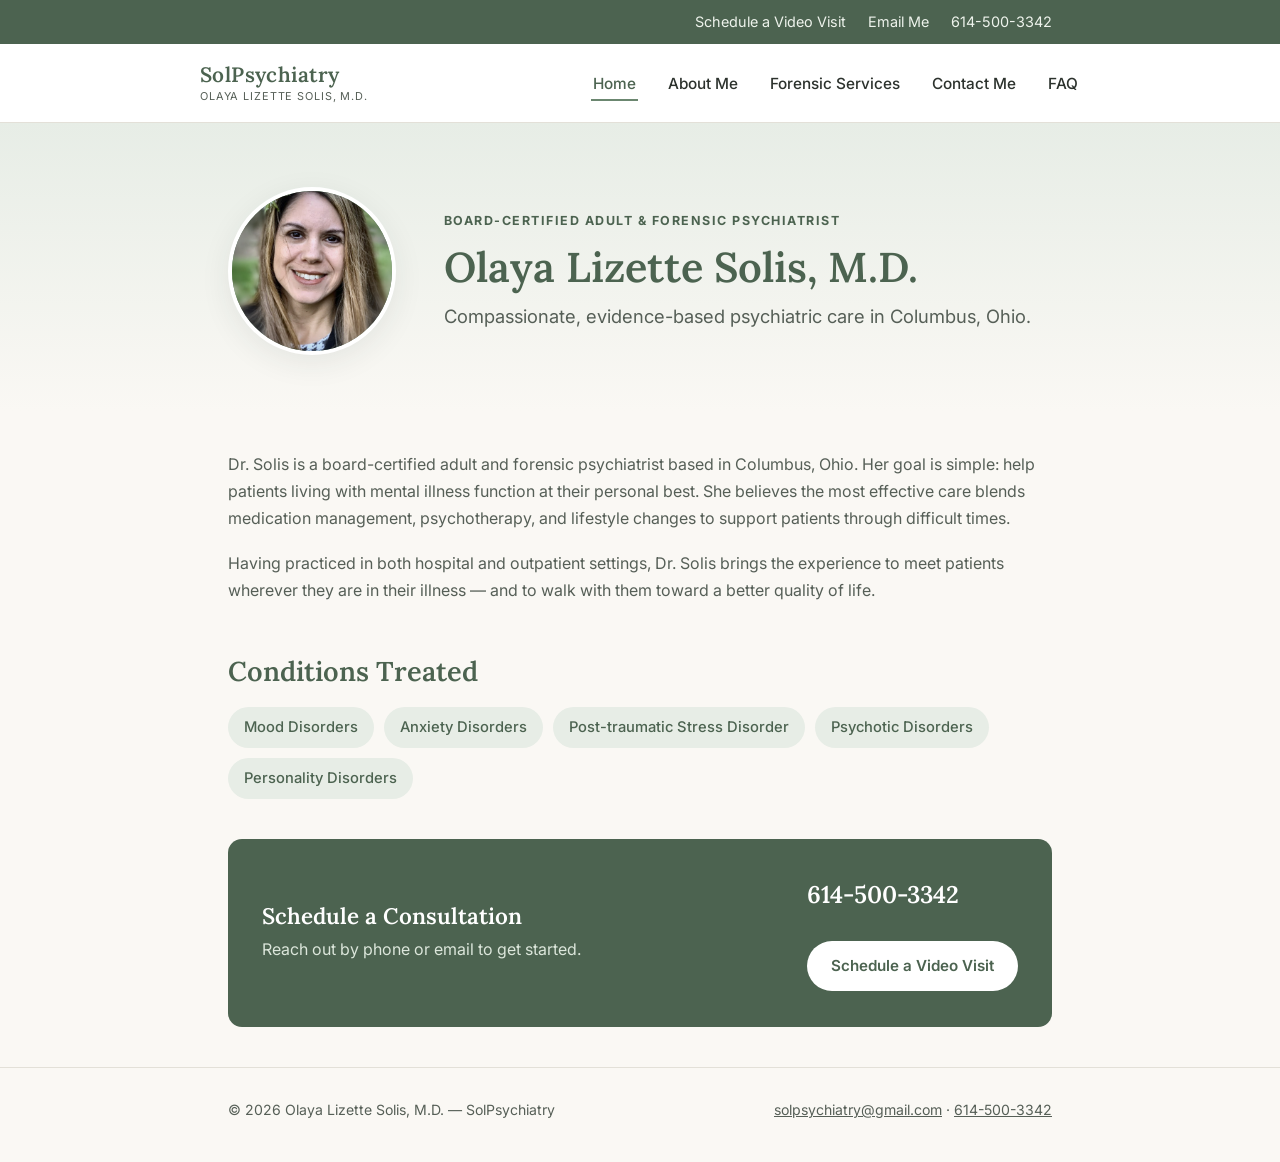
<file: index.html>
<!DOCTYPE html>
<html lang="en">
<head>
<meta charset="UTF-8">
<meta name="viewport" content="width=device-width, initial-scale=1">
<title>SolPsychiatry | Olaya Lizette Solis, M.D. — Adult &amp; Forensic Psychiatry</title>
<meta name="description" content="Dr. Olaya Lizette Solis is a board-certified adult and forensic psychiatrist in Columbus, Ohio, offering medication management, psychotherapy, and forensic evaluation services.">
<link rel="preconnect" href="https://fonts.googleapis.com">
<link href="https://fonts.googleapis.com/css2?family=Lora:wght@500;600;700&family=Inter:wght@400;500;600;700&display=swap" rel="stylesheet">
<link rel="stylesheet" href="style.css">
</head>
<body>

<div class="topbar">
  <div class="container">
    <a href="https://doxy.me/drOLSolis" target="_blank" rel="noopener">Schedule a Video Visit</a>
    <a href="mailto:solpsychiatry@gmail.com">Email Me</a>
    <a href="tel:6145003342">614-500-3342</a>
  </div>
</div>

<header class="site-header">
  <div class="container nav-wrap">
    <a href="index.html" class="brand">SolPsychiatry<small>Olaya Lizette Solis, M.D.</small></a>
    <nav class="primary-nav">
      <ul>
        <li><a href="index.html" class="active">Home</a></li>
        <li><a href="about.html">About Me</a></li>
        <li><a href="forensic-services.html">Forensic Services</a></li>
        <li><a href="contact.html">Contact Me</a></li>
        <li><a href="faq.html">FAQ</a></li>
      </ul>
    </nav>
  </div>
</header>

<section class="hero">
  <div class="container hero-inner">
    <div class="avatar"><img src="images/dr-solis-portrait.jpg" alt="Portrait of Dr. Olaya Lizette Solis"></div>
    <div class="hero-text">
      <div class="eyebrow">Board-Certified Adult &amp; Forensic Psychiatrist</div>
      <h1>Olaya Lizette Solis, M.D.</h1>
      <p class="subtitle">Compassionate, evidence-based psychiatric care in Columbus, Ohio.</p>
    </div>
  </div>
</section>

<main class="container">

  <section>
    <p>Dr. Solis is a board-certified adult and forensic psychiatrist based in Columbus, Ohio. Her goal is simple: help patients living with mental illness function at their personal best. She believes the most effective care blends medication management, psychotherapy, and lifestyle changes to support patients through difficult times.</p>
    <p>Having practiced in both hospital and outpatient settings, Dr. Solis brings the experience to meet patients wherever they are in their illness — and to walk with them toward a better quality of life.</p>
  </section>

  <section>
    <h2>Conditions Treated</h2>
    <ul class="tag-list">
      <li>Mood Disorders</li>
      <li>Anxiety Disorders</li>
      <li>Post-traumatic Stress Disorder</li>
      <li>Psychotic Disorders</li>
      <li>Personality Disorders</li>
    </ul>
  </section>

  <section>
    <div class="cta-band">
      <div>
        <h2>Schedule a Consultation</h2>
        <p>Reach out by phone or email to get started.</p>
      </div>
      <div>
        <div class="phone">614-500-3342</div>
        <div class="btn-row" style="margin-bottom:0;">
          <a class="btn btn-primary" href="https://doxy.me/drOLSolis" target="_blank" rel="noopener">Schedule a Video Visit</a>
        </div>
      </div>
    </div>
  </section>

</main>

<footer class="site-footer">
  <div class="container">
    <span>&copy; 2026 Olaya Lizette Solis, M.D. — SolPsychiatry</span>
    <span><a href="mailto:solpsychiatry@gmail.com">solpsychiatry@gmail.com</a> · <a href="tel:6145003342">614-500-3342</a></span>
  </div>
</footer>

</body>
</html>
</file>
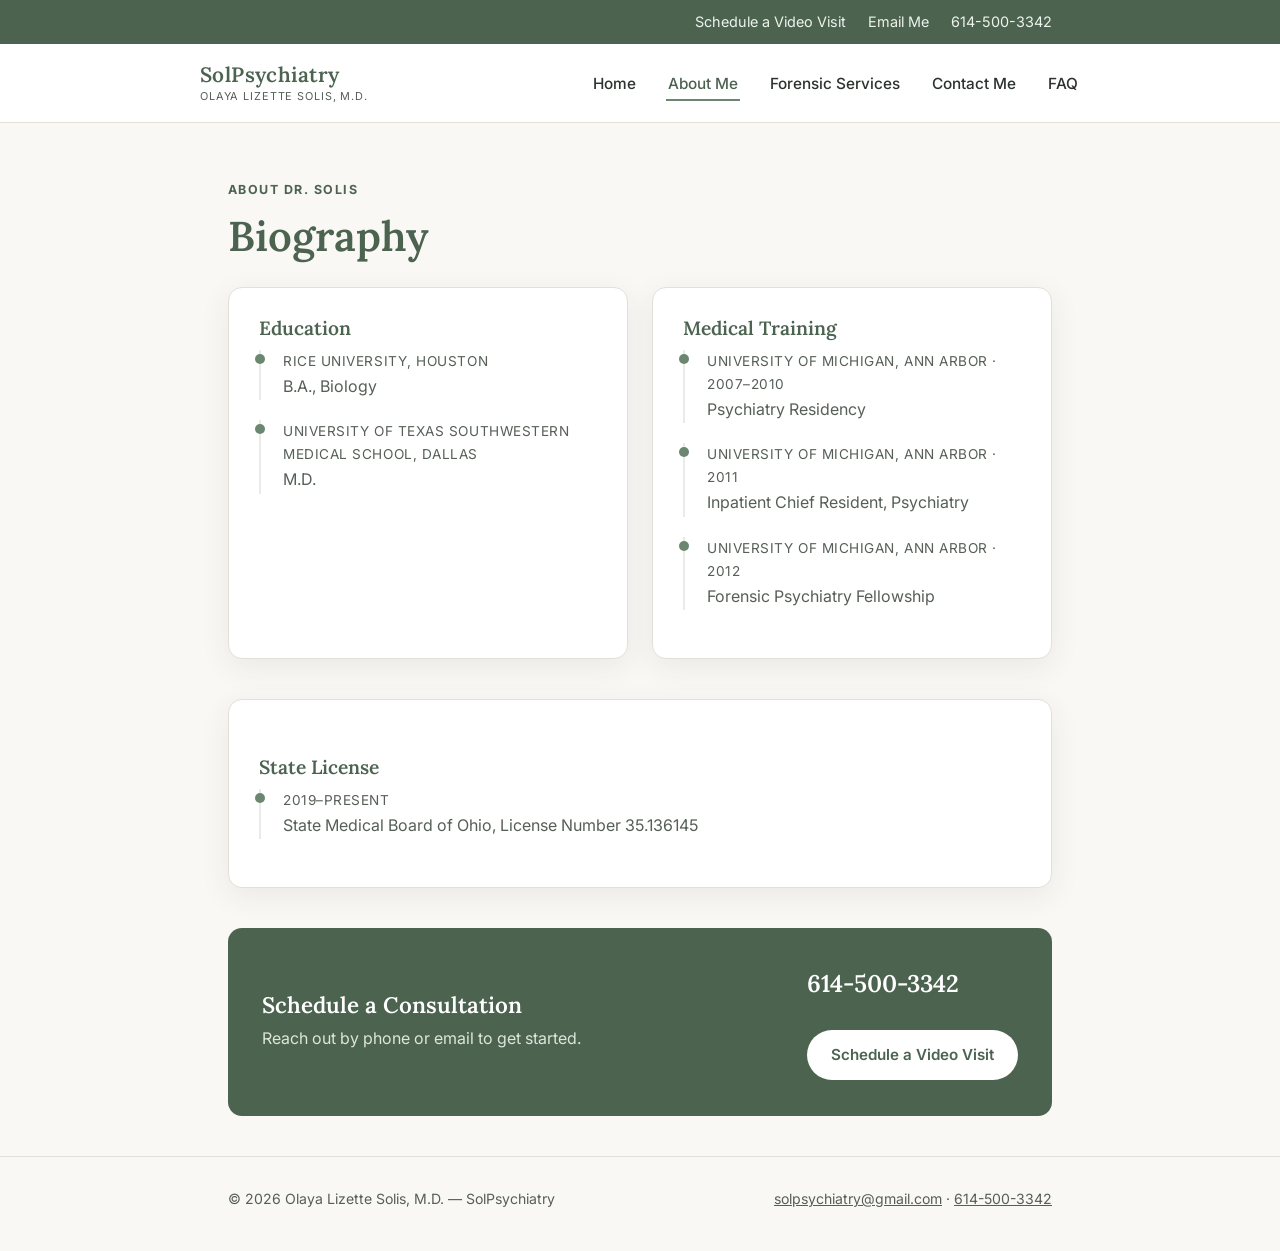
<file: about.html>
<!DOCTYPE html>
<html lang="en">
<head>
<meta charset="UTF-8">
<meta name="viewport" content="width=device-width, initial-scale=1">
<title>About Dr. Solis | SolPsychiatry</title>
<meta name="description" content="Education, medical training, and state license for Dr. Olaya Lizette Solis, board-certified adult and forensic psychiatrist.">
<link rel="preconnect" href="https://fonts.googleapis.com">
<link href="https://fonts.googleapis.com/css2?family=Lora:wght@500;600;700&family=Inter:wght@400;500;600;700&display=swap" rel="stylesheet">
<link rel="stylesheet" href="style.css">
</head>
<body>

<div class="topbar">
  <div class="container">
    <a href="https://doxy.me/drOLSolis" target="_blank" rel="noopener">Schedule a Video Visit</a>
    <a href="mailto:solpsychiatry@gmail.com">Email Me</a>
    <a href="tel:6145003342">614-500-3342</a>
  </div>
</div>

<header class="site-header">
  <div class="container nav-wrap">
    <a href="index.html" class="brand">SolPsychiatry<small>Olaya Lizette Solis, M.D.</small></a>
    <nav class="primary-nav">
      <ul>
        <li><a href="index.html">Home</a></li>
        <li><a href="about.html" class="active">About Me</a></li>
        <li><a href="forensic-services.html">Forensic Services</a></li>
        <li><a href="contact.html">Contact Me</a></li>
        <li><a href="faq.html">FAQ</a></li>
      </ul>
    </nav>
  </div>
</header>

<main class="container" style="padding-top:56px;">

  <div class="eyebrow">About Dr. Solis</div>
  <h1>Biography</h1>

  <section class="info-grid">
    <div class="card">
      <h3>Education</h3>
      <div class="timeline-item">
        <div class="meta">Rice University, Houston</div>
        <p style="margin-bottom:0;">B.A., Biology</p>
      </div>
      <div class="timeline-item">
        <div class="meta">University of Texas Southwestern Medical School, Dallas</div>
        <p style="margin-bottom:0;">M.D.</p>
      </div>
    </div>

    <div class="card">
      <h3>Medical Training</h3>
      <div class="timeline-item">
        <div class="meta">University of Michigan, Ann Arbor · 2007–2010</div>
        <p style="margin-bottom:0;">Psychiatry Residency</p>
      </div>
      <div class="timeline-item">
        <div class="meta">University of Michigan, Ann Arbor · 2011</div>
        <p style="margin-bottom:0;">Inpatient Chief Resident, Psychiatry</p>
      </div>
      <div class="timeline-item">
        <div class="meta">University of Michigan, Ann Arbor · 2012</div>
        <p style="margin-bottom:0;">Forensic Psychiatry Fellowship</p>
      </div>
    </div>
  </section>

  <section>
    <div class="card">
      <h3>State License</h3>
      <div class="timeline-item">
        <div class="meta">2019–present</div>
        <p style="margin-bottom:0;">State Medical Board of Ohio, License Number 35.136145</p>
      </div>
    </div>
  </section>

  <section>
    <div class="cta-band">
      <div>
        <h2>Schedule a Consultation</h2>
        <p>Reach out by phone or email to get started.</p>
      </div>
      <div>
        <div class="phone">614-500-3342</div>
        <div class="btn-row" style="margin-bottom:0;">
          <a class="btn btn-primary" href="https://doxy.me/drOLSolis" target="_blank" rel="noopener">Schedule a Video Visit</a>
        </div>
      </div>
    </div>
  </section>

</main>

<footer class="site-footer">
  <div class="container">
    <span>&copy; 2026 Olaya Lizette Solis, M.D. — SolPsychiatry</span>
    <span><a href="mailto:solpsychiatry@gmail.com">solpsychiatry@gmail.com</a> · <a href="tel:6145003342">614-500-3342</a></span>
  </div>
</footer>

</body>
</html>
</file>
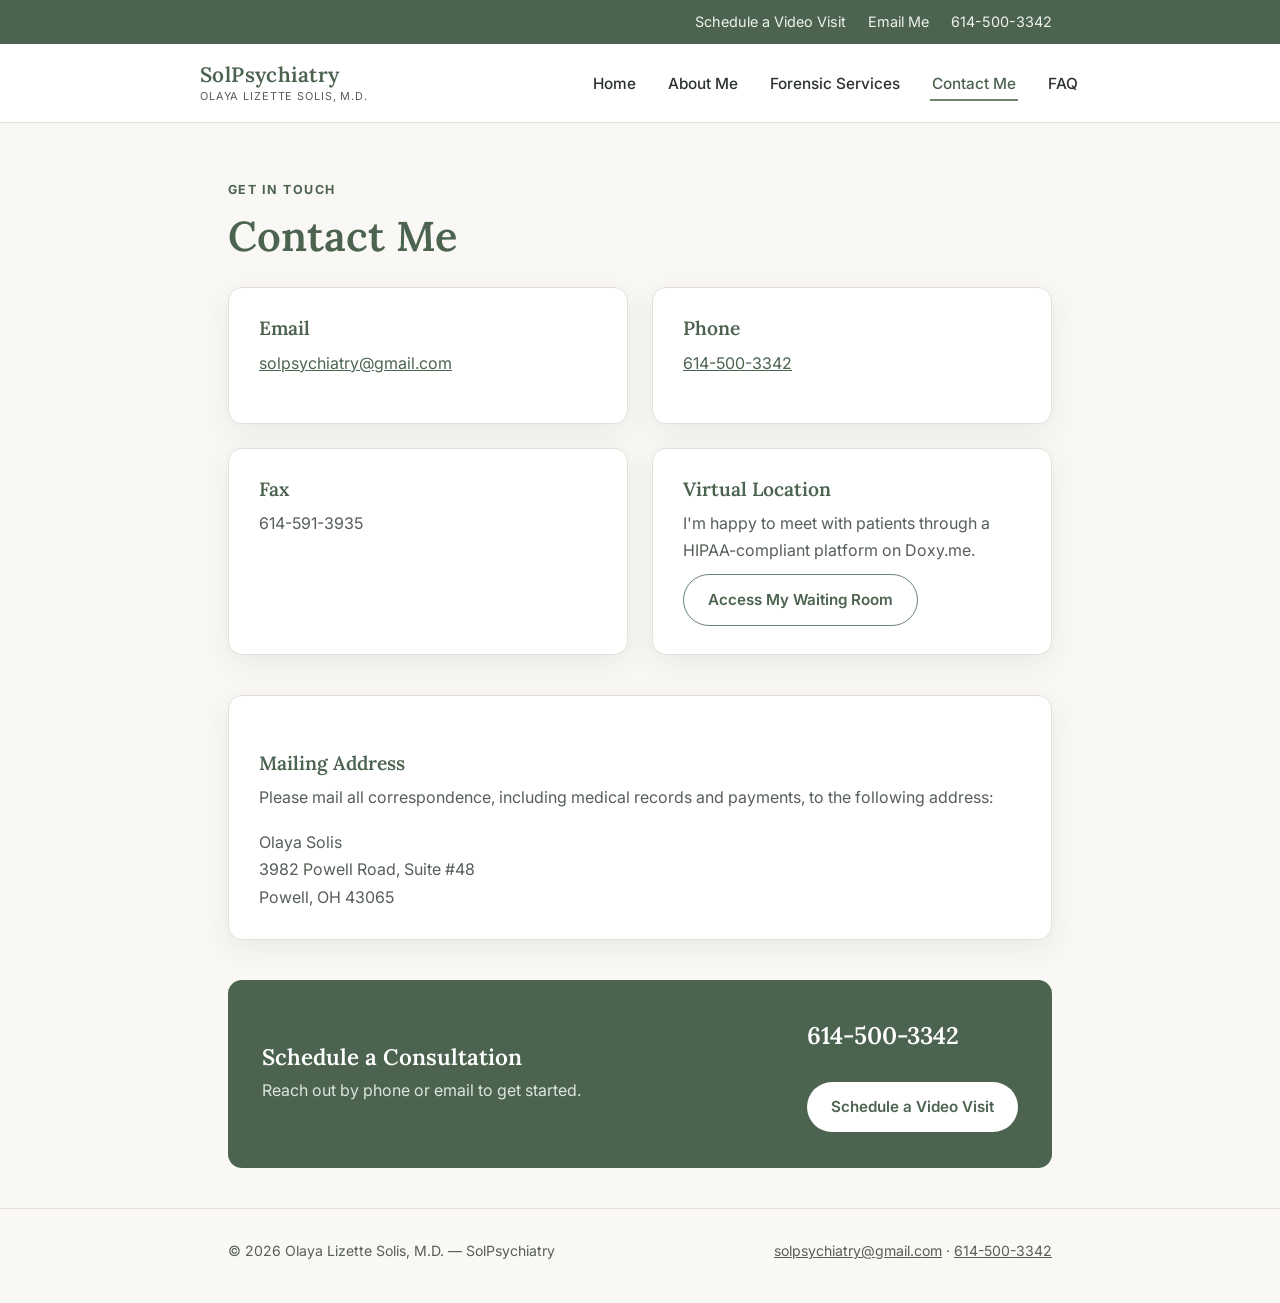
<file: contact.html>
<!DOCTYPE html>
<html lang="en">
<head>
<meta charset="UTF-8">
<meta name="viewport" content="width=device-width, initial-scale=1">
<title>Contact Me | SolPsychiatry</title>
<meta name="description" content="Contact Dr. Olaya Lizette Solis: email, phone, fax, HIPAA-compliant telehealth via doxy.me, and mailing address for correspondence.">
<link rel="preconnect" href="https://fonts.googleapis.com">
<link href="https://fonts.googleapis.com/css2?family=Lora:wght@500;600;700&family=Inter:wght@400;500;600;700&display=swap" rel="stylesheet">
<link rel="stylesheet" href="style.css">
</head>
<body>

<div class="topbar">
  <div class="container">
    <a href="https://doxy.me/drOLSolis" target="_blank" rel="noopener">Schedule a Video Visit</a>
    <a href="mailto:solpsychiatry@gmail.com">Email Me</a>
    <a href="tel:6145003342">614-500-3342</a>
  </div>
</div>

<header class="site-header">
  <div class="container nav-wrap">
    <a href="index.html" class="brand">SolPsychiatry<small>Olaya Lizette Solis, M.D.</small></a>
    <nav class="primary-nav">
      <ul>
        <li><a href="index.html">Home</a></li>
        <li><a href="about.html">About Me</a></li>
        <li><a href="forensic-services.html">Forensic Services</a></li>
        <li><a href="contact.html" class="active">Contact Me</a></li>
        <li><a href="faq.html">FAQ</a></li>
      </ul>
    </nav>
  </div>
</header>

<main class="container" style="padding-top:56px;">

  <div class="eyebrow">Get in Touch</div>
  <h1>Contact Me</h1>

  <section class="info-grid">
    <div class="card">
      <h3>Email</h3>
      <p><a href="mailto:solpsychiatry@gmail.com">solpsychiatry@gmail.com</a></p>
    </div>
    <div class="card">
      <h3>Phone</h3>
      <p><a href="tel:6145003342">614-500-3342</a></p>
    </div>
    <div class="card">
      <h3>Fax</h3>
      <p>614-591-3935</p>
    </div>
    <div class="card">
      <h3>Virtual Location</h3>
      <p style="margin-bottom:0.6em;">I'm happy to meet with patients through a HIPAA-compliant platform on Doxy.me.</p>
      <a class="btn btn-secondary" href="https://doxy.me/drOLSolis" target="_blank" rel="noopener">Access My Waiting Room</a>
    </div>
  </section>

  <section>
    <div class="card">
      <h3>Mailing Address</h3>
      <p>Please mail all correspondence, including medical records and payments, to the following address:</p>
      <p style="margin-bottom:0;">
        Olaya Solis<br>
        3982 Powell Road, Suite #48<br>
        Powell, OH 43065
      </p>
    </div>
  </section>

  <section>
    <div class="cta-band">
      <div>
        <h2>Schedule a Consultation</h2>
        <p>Reach out by phone or email to get started.</p>
      </div>
      <div>
        <div class="phone">614-500-3342</div>
        <div class="btn-row" style="margin-bottom:0;">
          <a class="btn btn-primary" href="https://doxy.me/drOLSolis" target="_blank" rel="noopener">Schedule a Video Visit</a>
        </div>
      </div>
    </div>
  </section>

</main>

<footer class="site-footer">
  <div class="container">
    <span>&copy; 2026 Olaya Lizette Solis, M.D. — SolPsychiatry</span>
    <span><a href="mailto:solpsychiatry@gmail.com">solpsychiatry@gmail.com</a> · <a href="tel:6145003342">614-500-3342</a></span>
  </div>
</footer>

</body>
</html>
</file>
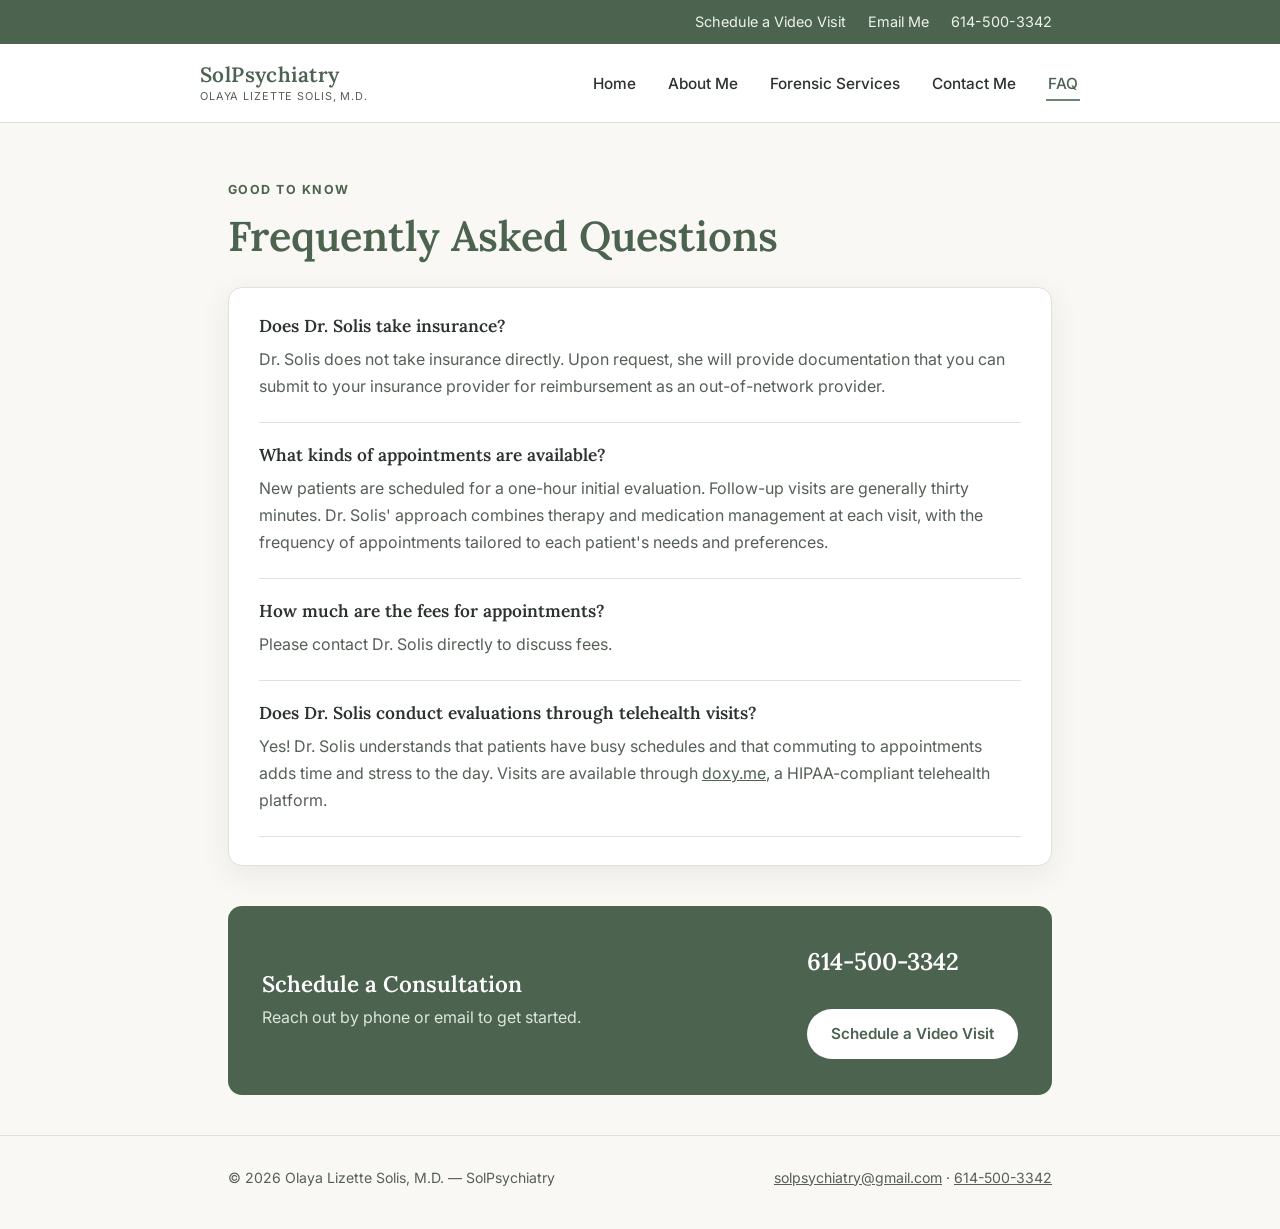
<file: faq.html>
<!DOCTYPE html>
<html lang="en">
<head>
<meta charset="UTF-8">
<meta name="viewport" content="width=device-width, initial-scale=1">
<title>FAQ | SolPsychiatry</title>
<meta name="description" content="Answers to common questions about insurance, appointment types, fees, and telehealth visits with Dr. Olaya Lizette Solis.">
<link rel="preconnect" href="https://fonts.googleapis.com">
<link href="https://fonts.googleapis.com/css2?family=Lora:wght@500;600;700&family=Inter:wght@400;500;600;700&display=swap" rel="stylesheet">
<link rel="stylesheet" href="style.css">
</head>
<body>

<div class="topbar">
  <div class="container">
    <a href="https://doxy.me/drOLSolis" target="_blank" rel="noopener">Schedule a Video Visit</a>
    <a href="mailto:solpsychiatry@gmail.com">Email Me</a>
    <a href="tel:6145003342">614-500-3342</a>
  </div>
</div>

<header class="site-header">
  <div class="container nav-wrap">
    <a href="index.html" class="brand">SolPsychiatry<small>Olaya Lizette Solis, M.D.</small></a>
    <nav class="primary-nav">
      <ul>
        <li><a href="index.html">Home</a></li>
        <li><a href="about.html">About Me</a></li>
        <li><a href="forensic-services.html">Forensic Services</a></li>
        <li><a href="contact.html">Contact Me</a></li>
        <li><a href="faq.html" class="active">FAQ</a></li>
      </ul>
    </nav>
  </div>
</header>

<main class="container" style="padding-top:56px;">

  <div class="eyebrow">Good to Know</div>
  <h1>Frequently Asked Questions</h1>

  <section class="card">
    <div class="faq-item">
      <h3>Does Dr. Solis take insurance?</h3>
      <p>Dr. Solis does not take insurance directly. Upon request, she will provide documentation that you can submit to your insurance provider for reimbursement as an out-of-network provider.</p>
    </div>
    <div class="faq-item">
      <h3>What kinds of appointments are available?</h3>
      <p>New patients are scheduled for a one-hour initial evaluation. Follow-up visits are generally thirty minutes. Dr. Solis' approach combines therapy and medication management at each visit, with the frequency of appointments tailored to each patient's needs and preferences.</p>
    </div>
    <div class="faq-item">
      <h3>How much are the fees for appointments?</h3>
      <p>Please contact Dr. Solis directly to discuss fees.</p>
    </div>
    <div class="faq-item">
      <h3>Does Dr. Solis conduct evaluations through telehealth visits?</h3>
      <p>Yes! Dr. Solis understands that patients have busy schedules and that commuting to appointments adds time and stress to the day. Visits are available through <a href="https://doxy.me/drOLSolis" target="_blank" rel="noopener">doxy.me</a>, a HIPAA-compliant telehealth platform.</p>
    </div>
  </section>

  <section>
    <div class="cta-band">
      <div>
        <h2>Schedule a Consultation</h2>
        <p>Reach out by phone or email to get started.</p>
      </div>
      <div>
        <div class="phone">614-500-3342</div>
        <div class="btn-row" style="margin-bottom:0;">
          <a class="btn btn-primary" href="https://doxy.me/drOLSolis" target="_blank" rel="noopener">Schedule a Video Visit</a>
        </div>
      </div>
    </div>
  </section>

</main>

<footer class="site-footer">
  <div class="container">
    <span>&copy; 2026 Olaya Lizette Solis, M.D. — SolPsychiatry</span>
    <span><a href="mailto:solpsychiatry@gmail.com">solpsychiatry@gmail.com</a> · <a href="tel:6145003342">614-500-3342</a></span>
  </div>
</footer>

</body>
</html>
</file>
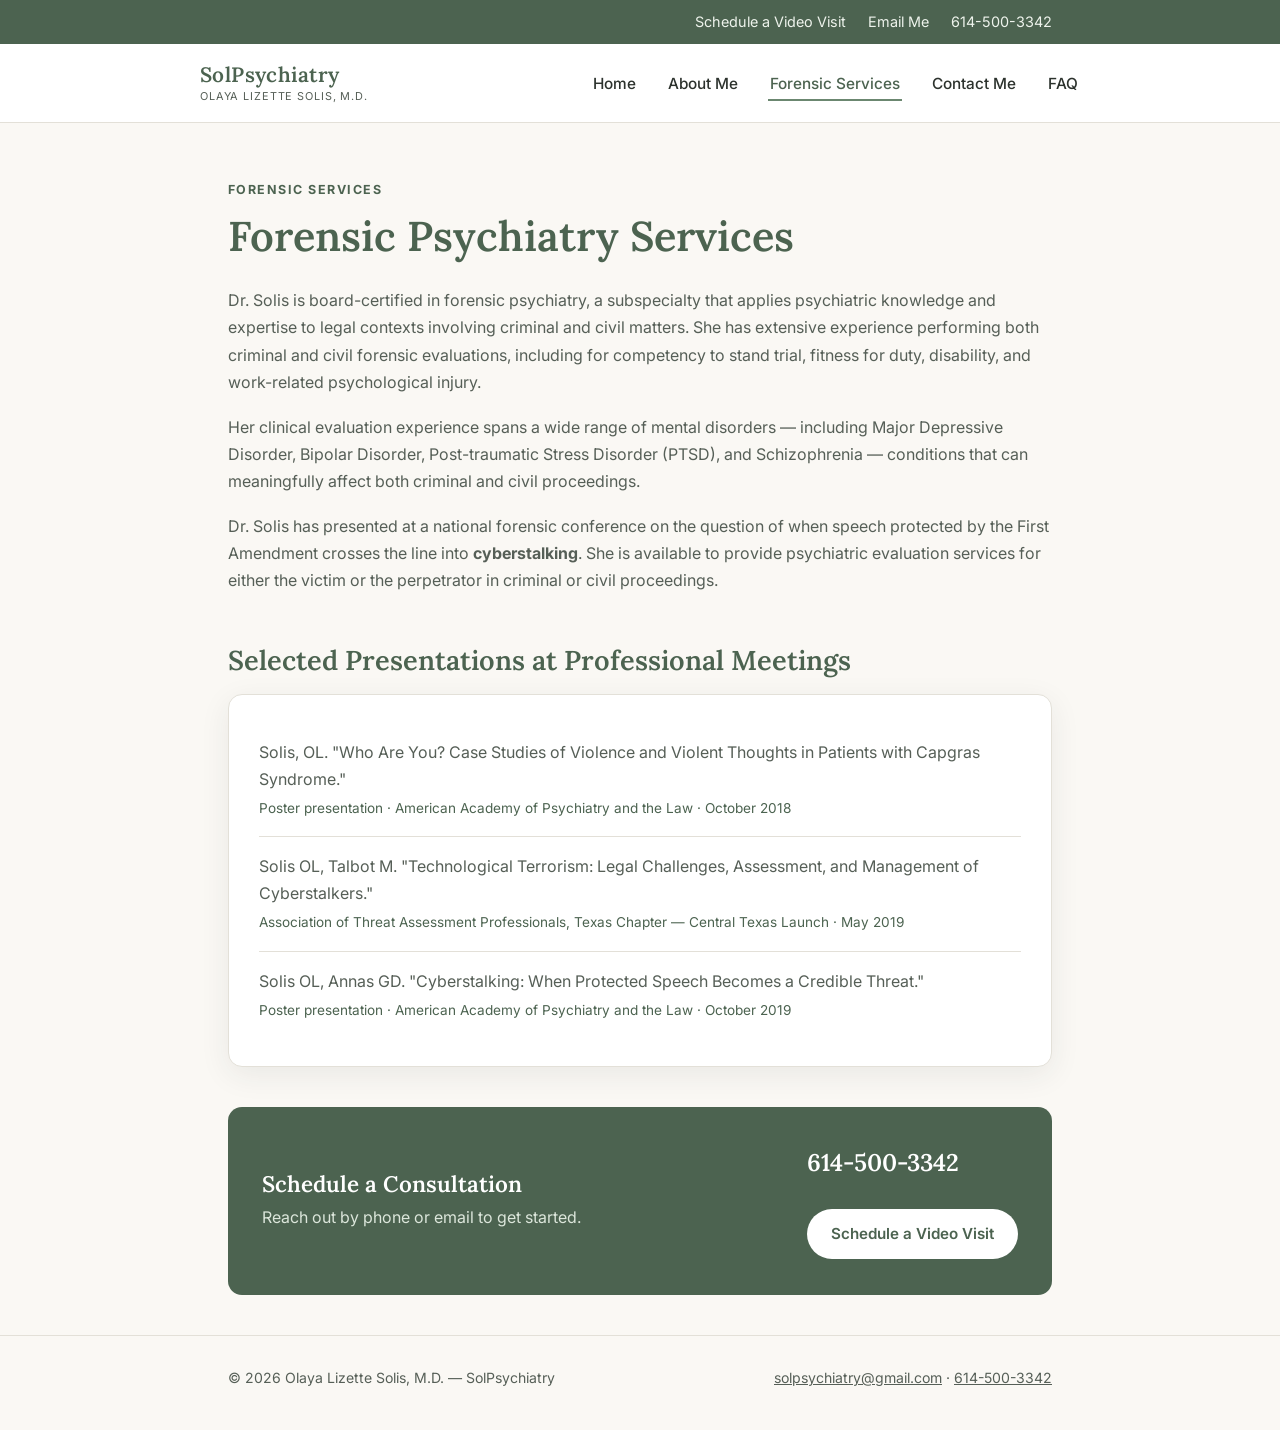
<file: forensic-services.html>
<!DOCTYPE html>
<html lang="en">
<head>
<meta charset="UTF-8">
<meta name="viewport" content="width=device-width, initial-scale=1">
<title>Forensic Services | SolPsychiatry</title>
<meta name="description" content="Dr. Solis is board-certified in forensic psychiatry, providing criminal and civil evaluations including competency to stand trial, fitness for duty, disability, and cyberstalking assessments.">
<link rel="preconnect" href="https://fonts.googleapis.com">
<link href="https://fonts.googleapis.com/css2?family=Lora:wght@500;600;700&family=Inter:wght@400;500;600;700&display=swap" rel="stylesheet">
<link rel="stylesheet" href="style.css">
</head>
<body>

<div class="topbar">
  <div class="container">
    <a href="https://doxy.me/drOLSolis" target="_blank" rel="noopener">Schedule a Video Visit</a>
    <a href="mailto:solpsychiatry@gmail.com">Email Me</a>
    <a href="tel:6145003342">614-500-3342</a>
  </div>
</div>

<header class="site-header">
  <div class="container nav-wrap">
    <a href="index.html" class="brand">SolPsychiatry<small>Olaya Lizette Solis, M.D.</small></a>
    <nav class="primary-nav">
      <ul>
        <li><a href="index.html">Home</a></li>
        <li><a href="about.html">About Me</a></li>
        <li><a href="forensic-services.html" class="active">Forensic Services</a></li>
        <li><a href="contact.html">Contact Me</a></li>
        <li><a href="faq.html">FAQ</a></li>
      </ul>
    </nav>
  </div>
</header>

<main class="container" style="padding-top:56px;">

  <div class="eyebrow">Forensic Services</div>
  <h1>Forensic Psychiatry Services</h1>

  <section>
    <p>Dr. Solis is board-certified in forensic psychiatry, a subspecialty that applies psychiatric knowledge and expertise to legal contexts involving criminal and civil matters. She has extensive experience performing both criminal and civil forensic evaluations, including for competency to stand trial, fitness for duty, disability, and work-related psychological injury.</p>
    <p>Her clinical evaluation experience spans a wide range of mental disorders — including Major Depressive Disorder, Bipolar Disorder, Post-traumatic Stress Disorder (PTSD), and Schizophrenia — conditions that can meaningfully affect both criminal and civil proceedings.</p>
    <p>Dr. Solis has presented at a national forensic conference on the question of when speech protected by the First Amendment crosses the line into <strong>cyberstalking</strong>. She is available to provide psychiatric evaluation services for either the victim or the perpetrator in criminal or civil proceedings.</p>
  </section>

  <section>
    <h2>Selected Presentations at Professional Meetings</h2>
    <div class="card">
      <div class="presentation">
        <p style="margin-bottom:0;">Solis, OL. "Who Are You? Case Studies of Violence and Violent Thoughts in Patients with Capgras Syndrome."
          <span class="cite-meta">Poster presentation · American Academy of Psychiatry and the Law · October 2018</span>
        </p>
      </div>
      <div class="presentation">
        <p style="margin-bottom:0;">Solis OL, Talbot M. "Technological Terrorism: Legal Challenges, Assessment, and Management of Cyberstalkers."
          <span class="cite-meta">Association of Threat Assessment Professionals, Texas Chapter — Central Texas Launch · May 2019</span>
        </p>
      </div>
      <div class="presentation">
        <p style="margin-bottom:0;">Solis OL, Annas GD. "Cyberstalking: When Protected Speech Becomes a Credible Threat."
          <span class="cite-meta">Poster presentation · American Academy of Psychiatry and the Law · October 2019</span>
        </p>
      </div>
    </div>
  </section>

  <section>
    <div class="cta-band">
      <div>
        <h2>Schedule a Consultation</h2>
        <p>Reach out by phone or email to get started.</p>
      </div>
      <div>
        <div class="phone">614-500-3342</div>
        <div class="btn-row" style="margin-bottom:0;">
          <a class="btn btn-primary" href="https://doxy.me/drOLSolis" target="_blank" rel="noopener">Schedule a Video Visit</a>
        </div>
      </div>
    </div>
  </section>

</main>

<footer class="site-footer">
  <div class="container">
    <span>&copy; 2026 Olaya Lizette Solis, M.D. — SolPsychiatry</span>
    <span><a href="mailto:solpsychiatry@gmail.com">solpsychiatry@gmail.com</a> · <a href="tel:6145003342">614-500-3342</a></span>
  </div>
</footer>

</body>
</html>
</file>
<file: style.css>
/* SolPsychiatry — shared stylesheet */

:root {
  --sage: #6b8770;
  --sage-dark: #4c6350;
  --sage-light: #e7ede6;
  --cream: #faf8f4;
  --paper: #ffffff;
  --ink: #2c322d;
  --ink-soft: #565f57;
  --line: #e3e0d8;
  --accent: #b98a5e;
  --radius: 14px;
  --shadow: 0 8px 30px rgba(44, 50, 45, 0.08);
}

* { box-sizing: border-box; }

html { scroll-behavior: smooth; }

body {
  margin: 0;
  font-family: 'Inter', -apple-system, BlinkMacSystemFont, 'Segoe UI', sans-serif;
  color: var(--ink);
  background: var(--cream);
  line-height: 1.7;
  -webkit-font-smoothing: antialiased;
}

h1, h2, h3, .brand {
  font-family: 'Lora', Georgia, serif;
  color: var(--sage-dark);
  line-height: 1.25;
  font-weight: 600;
}

h1 { font-size: 2.6rem; margin: 0 0 0.6em; }
h2 { font-size: 1.7rem; margin: 1.8em 0 0.6em; }
h3 { font-size: 1.2rem; margin: 1.4em 0 0.5em; }

p { margin: 0 0 1.1em; color: var(--ink-soft); }

a { color: var(--sage-dark); }

.container {
  max-width: 880px;
  margin: 0 auto;
  padding: 0 28px;
}

/* Top bar */
.topbar {
  background: var(--sage-dark);
  color: #fff;
  font-size: 0.9rem;
}
.topbar .container {
  display: flex;
  justify-content: flex-end;
  gap: 22px;
  padding-top: 10px;
  padding-bottom: 10px;
  flex-wrap: wrap;
}
.topbar a {
  color: #eef3ec;
  text-decoration: none;
}
.topbar a:hover { text-decoration: underline; }

/* Header / nav */
header.site-header {
  background: var(--paper);
  border-bottom: 1px solid var(--line);
  position: sticky;
  top: 0;
  z-index: 20;
}
.nav-wrap {
  display: flex;
  align-items: center;
  justify-content: space-between;
  padding: 18px 0;
}
.brand {
  font-size: 1.3rem;
  text-decoration: none;
  letter-spacing: 0.02em;
}
.brand small {
  display: block;
  font-family: 'Inter', sans-serif;
  font-size: 0.68rem;
  color: var(--ink-soft);
  font-weight: 400;
  letter-spacing: 0.08em;
  text-transform: uppercase;
  margin-top: 2px;
}
nav.primary-nav ul {
  list-style: none;
  display: flex;
  gap: 28px;
  margin: 0;
  padding: 0;
}
nav.primary-nav a {
  text-decoration: none;
  color: var(--ink);
  font-size: 0.96rem;
  font-weight: 500;
  padding: 6px 2px;
  border-bottom: 2px solid transparent;
}
nav.primary-nav a:hover,
nav.primary-nav a.active {
  color: var(--sage-dark);
  border-bottom-color: var(--sage);
}
.nav-toggle { display: none; }

/* Buttons */
.btn {
  display: inline-block;
  padding: 12px 24px;
  border-radius: 999px;
  text-decoration: none;
  font-weight: 600;
  font-size: 0.95rem;
  transition: transform 0.15s ease, box-shadow 0.15s ease;
}
.btn-primary {
  background: var(--sage);
  color: #fff;
}
.btn-primary:hover {
  background: var(--sage-dark);
  box-shadow: var(--shadow);
}
.btn-secondary {
  background: transparent;
  color: var(--sage-dark);
  border: 1.5px solid var(--sage);
}
.btn-secondary:hover { background: var(--sage-light); }
.btn-row { display: flex; gap: 14px; flex-wrap: wrap; margin: 1.6em 0; }

/* Hero */
.hero {
  background: linear-gradient(180deg, var(--sage-light) 0%, var(--cream) 100%);
  padding: 64px 0 56px;
}
.hero-inner {
  display: flex;
  align-items: center;
  gap: 48px;
}
.avatar {
  flex: 0 0 auto;
  width: 168px;
  height: 168px;
  border-radius: 50%;
  background: var(--sage);
  color: #fff;
  display: flex;
  align-items: center;
  justify-content: center;
  font-family: 'Lora', serif;
  font-size: 2.3rem;
  font-weight: 600;
  box-shadow: var(--shadow);
  letter-spacing: 0.03em;
  overflow: hidden;
  border: 4px solid #fff;
}
.avatar img {
  width: 100%;
  height: 100%;
  object-fit: cover;
  display: block;
}
.hero-text { flex: 1; }
.eyebrow {
  text-transform: uppercase;
  letter-spacing: 0.12em;
  font-size: 0.78rem;
  color: var(--sage-dark);
  font-weight: 700;
  margin-bottom: 10px;
}
.hero h1 { margin-bottom: 0.2em; }
.hero .subtitle {
  font-size: 1.15rem;
  color: var(--ink-soft);
  margin-bottom: 0;
}

/* Sections */
main { padding: 52px 0 20px; }
section { margin-bottom: 40px; }

.card {
  background: var(--paper);
  border: 1px solid var(--line);
  border-radius: var(--radius);
  padding: 28px 30px;
  box-shadow: var(--shadow);
}

.tag-list {
  display: flex;
  flex-wrap: wrap;
  gap: 10px;
  list-style: none;
  padding: 0;
  margin: 1.2em 0;
}
.tag-list li {
  background: var(--sage-light);
  color: var(--sage-dark);
  padding: 8px 16px;
  border-radius: 999px;
  font-size: 0.92rem;
  font-weight: 500;
}

.info-grid {
  display: grid;
  grid-template-columns: 1fr 1fr;
  gap: 24px;
}
.info-grid .card h3 { margin-top: 0; }

.timeline-item {
  padding-left: 22px;
  border-left: 2px solid var(--sage-light);
  margin-bottom: 20px;
  position: relative;
}
.timeline-item::before {
  content: "";
  position: absolute;
  left: -6px;
  top: 4px;
  width: 10px;
  height: 10px;
  border-radius: 50%;
  background: var(--sage);
}
.timeline-item .meta {
  font-size: 0.85rem;
  color: var(--ink-soft);
  text-transform: uppercase;
  letter-spacing: 0.04em;
}

.presentation {
  padding: 16px 0;
  border-bottom: 1px solid var(--line);
}
.presentation:last-child { border-bottom: none; }
.presentation .cite-meta {
  display: block;
  font-size: 0.85rem;
  color: var(--sage-dark);
  margin-top: 4px;
}

.faq-item {
  border-bottom: 1px solid var(--line);
  padding: 22px 0;
}
.faq-item:first-child { padding-top: 0; }
.faq-item h3 {
  margin: 0 0 8px;
  font-size: 1.08rem;
  color: var(--ink);
}
.faq-item p { margin: 0; }

/* CTA band */
.cta-band {
  background: var(--sage-dark);
  color: #fff;
  border-radius: var(--radius);
  padding: 36px 34px;
  display: flex;
  align-items: center;
  justify-content: space-between;
  gap: 24px;
  flex-wrap: wrap;
}
.cta-band h2 { color: #fff; margin: 0 0 6px; font-size: 1.4rem; }
.cta-band p { color: #dce6db; margin: 0; }
.cta-band .phone {
  font-family: 'Lora', serif;
  font-size: 1.5rem;
  font-weight: 600;
}
.cta-band .btn-primary { background: #fff; color: var(--sage-dark); }
.cta-band .btn-primary:hover { background: var(--sage-light); }

/* Footer */
footer.site-footer {
  border-top: 1px solid var(--line);
  padding: 30px 0 40px;
  margin-top: 20px;
  font-size: 0.88rem;
  color: var(--ink-soft);
}
footer.site-footer .container {
  display: flex;
  justify-content: space-between;
  flex-wrap: wrap;
  gap: 10px;
}
footer.site-footer a { color: var(--ink-soft); }

/* Responsive */
@media (max-width: 720px) {
  .nav-wrap { flex-wrap: wrap; gap: 14px; }
  nav.primary-nav ul { gap: 16px; flex-wrap: wrap; }
  .hero-inner { flex-direction: column; text-align: center; }
  .info-grid { grid-template-columns: 1fr; }
  h1 { font-size: 2.1rem; }
  .cta-band { flex-direction: column; align-items: flex-start; }
}
</file>
